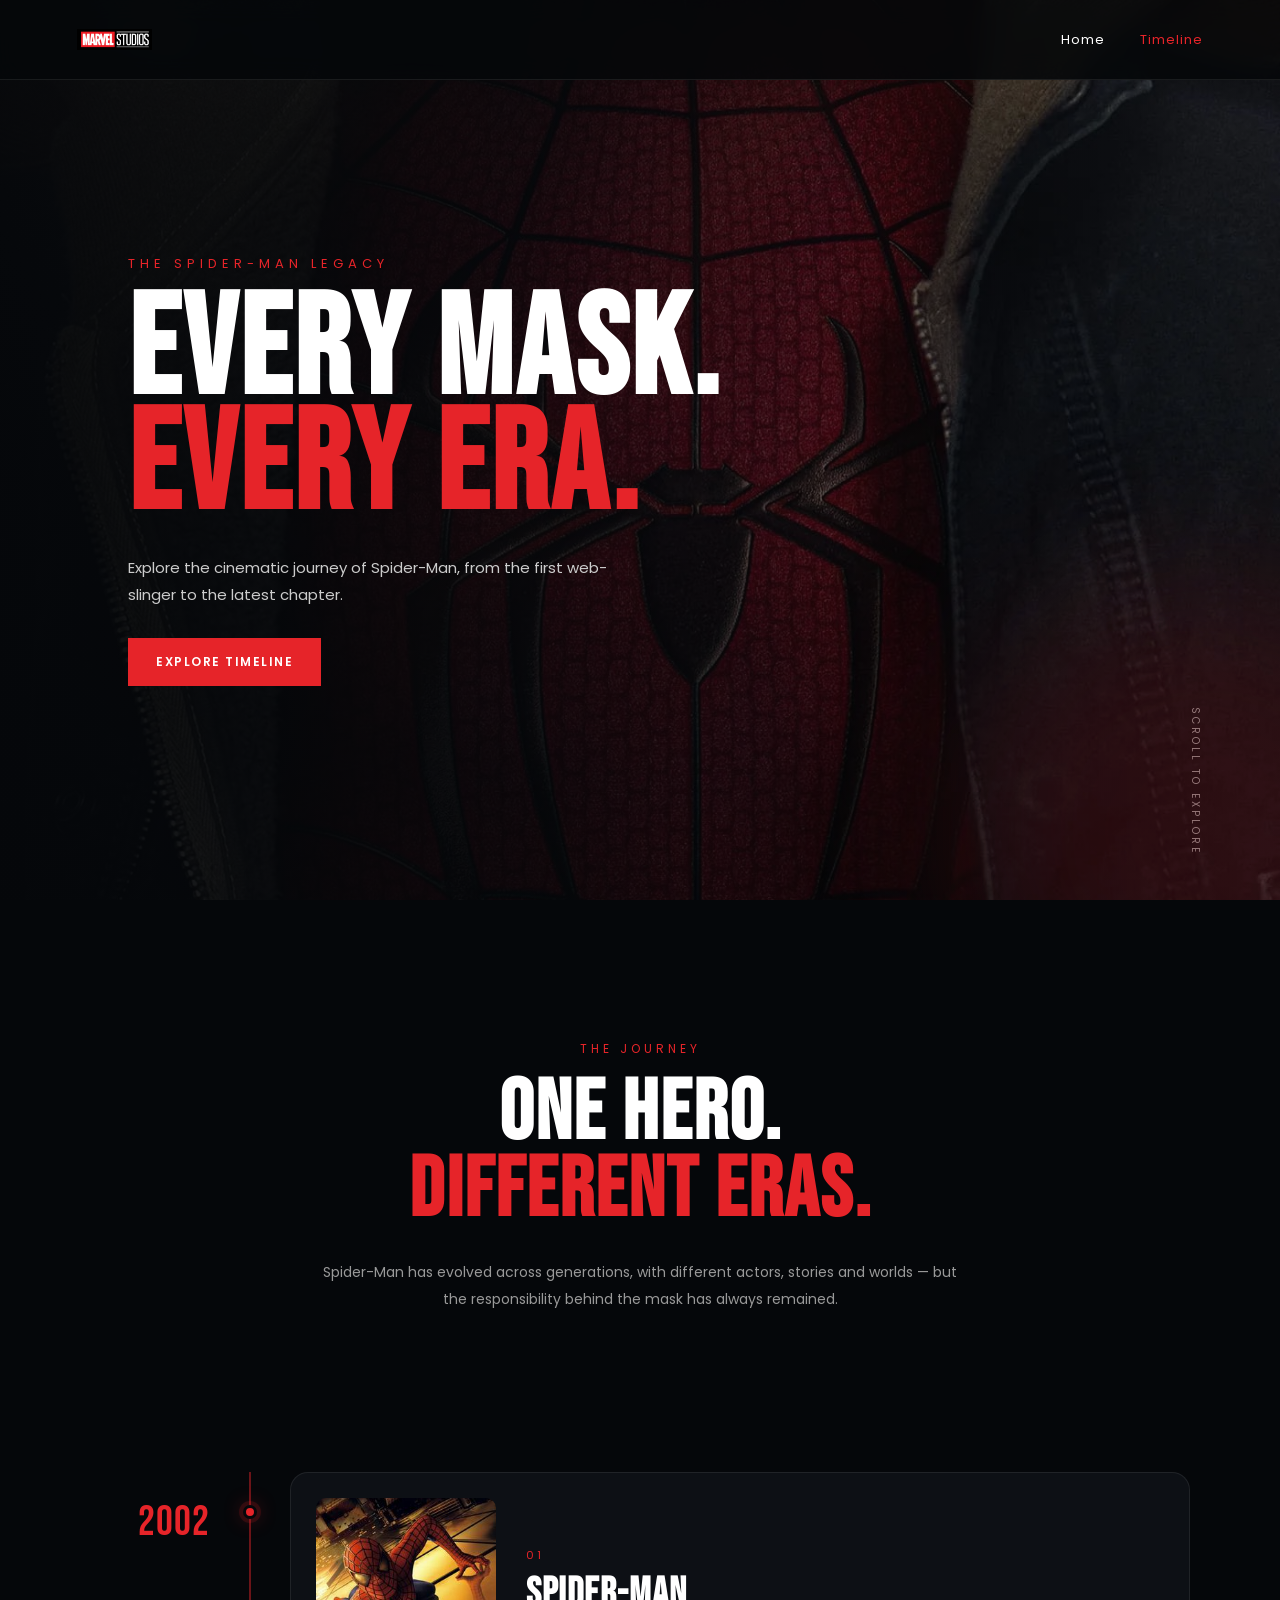
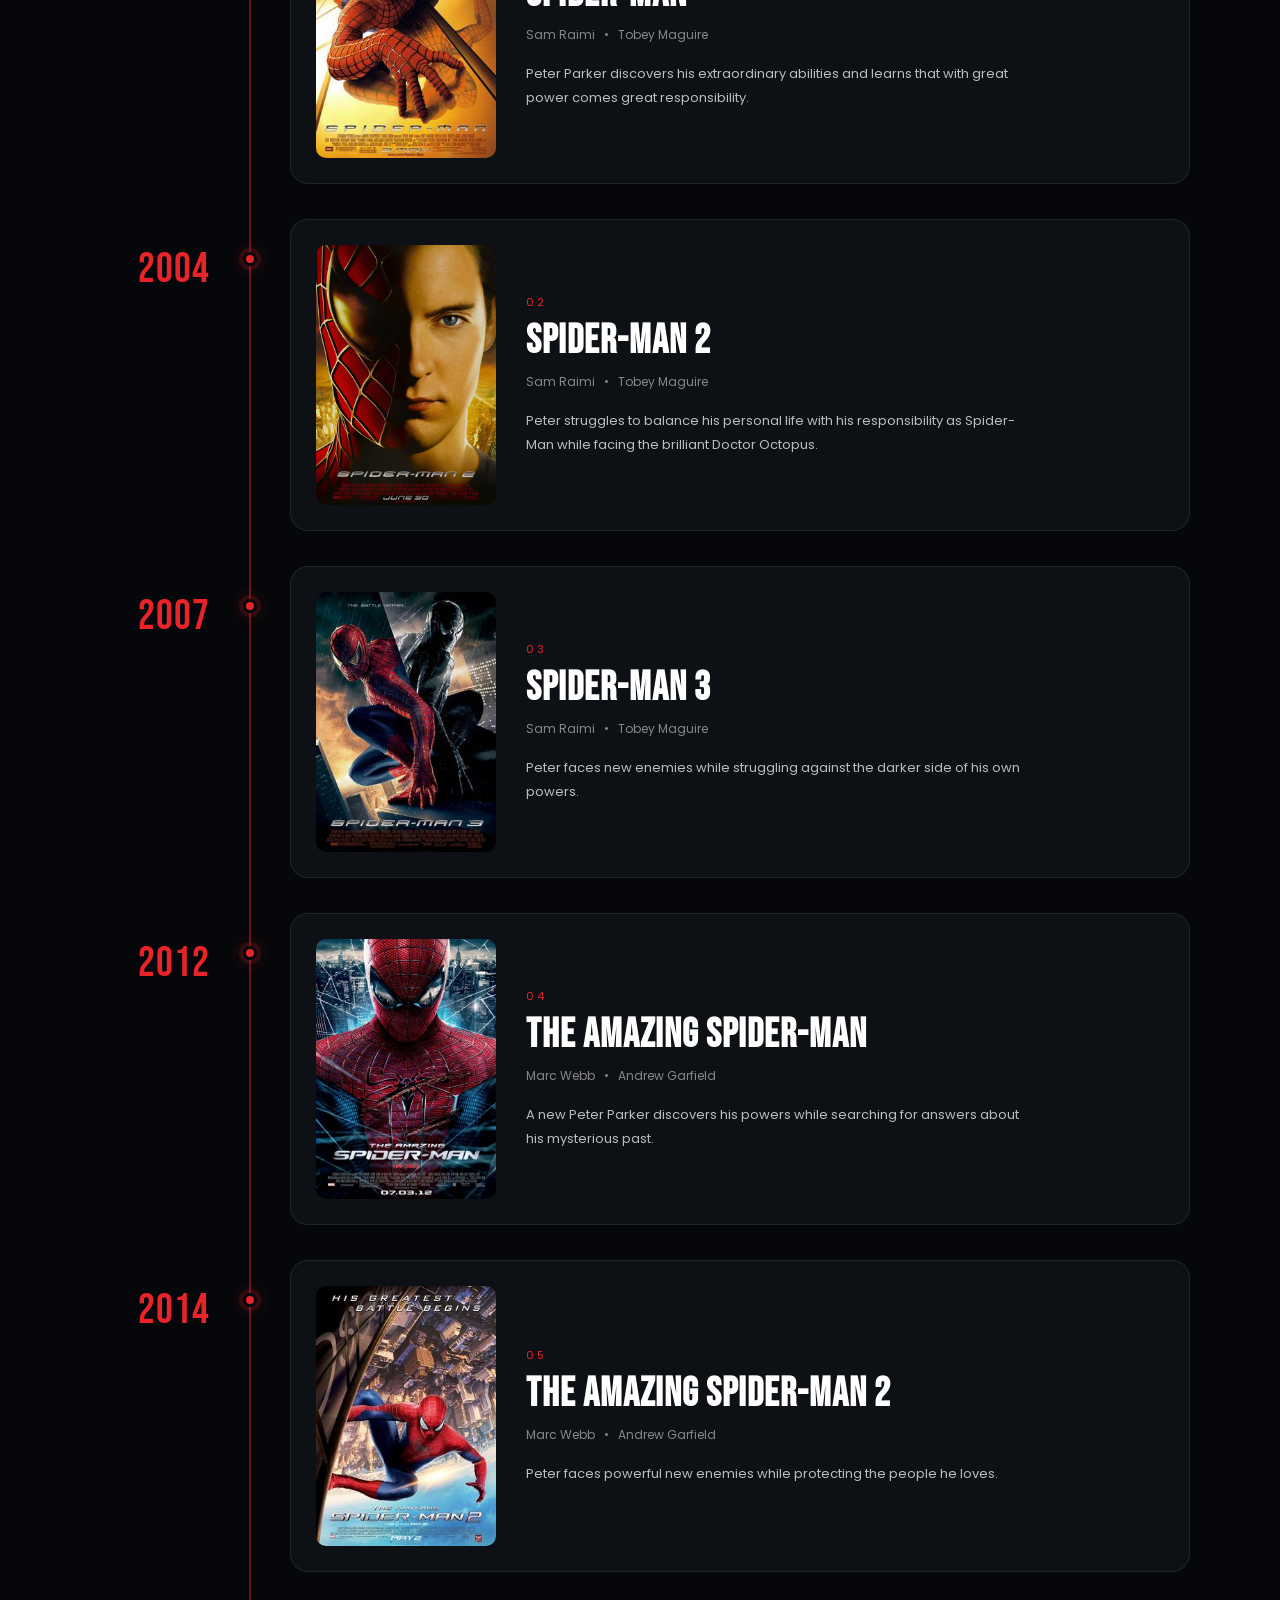
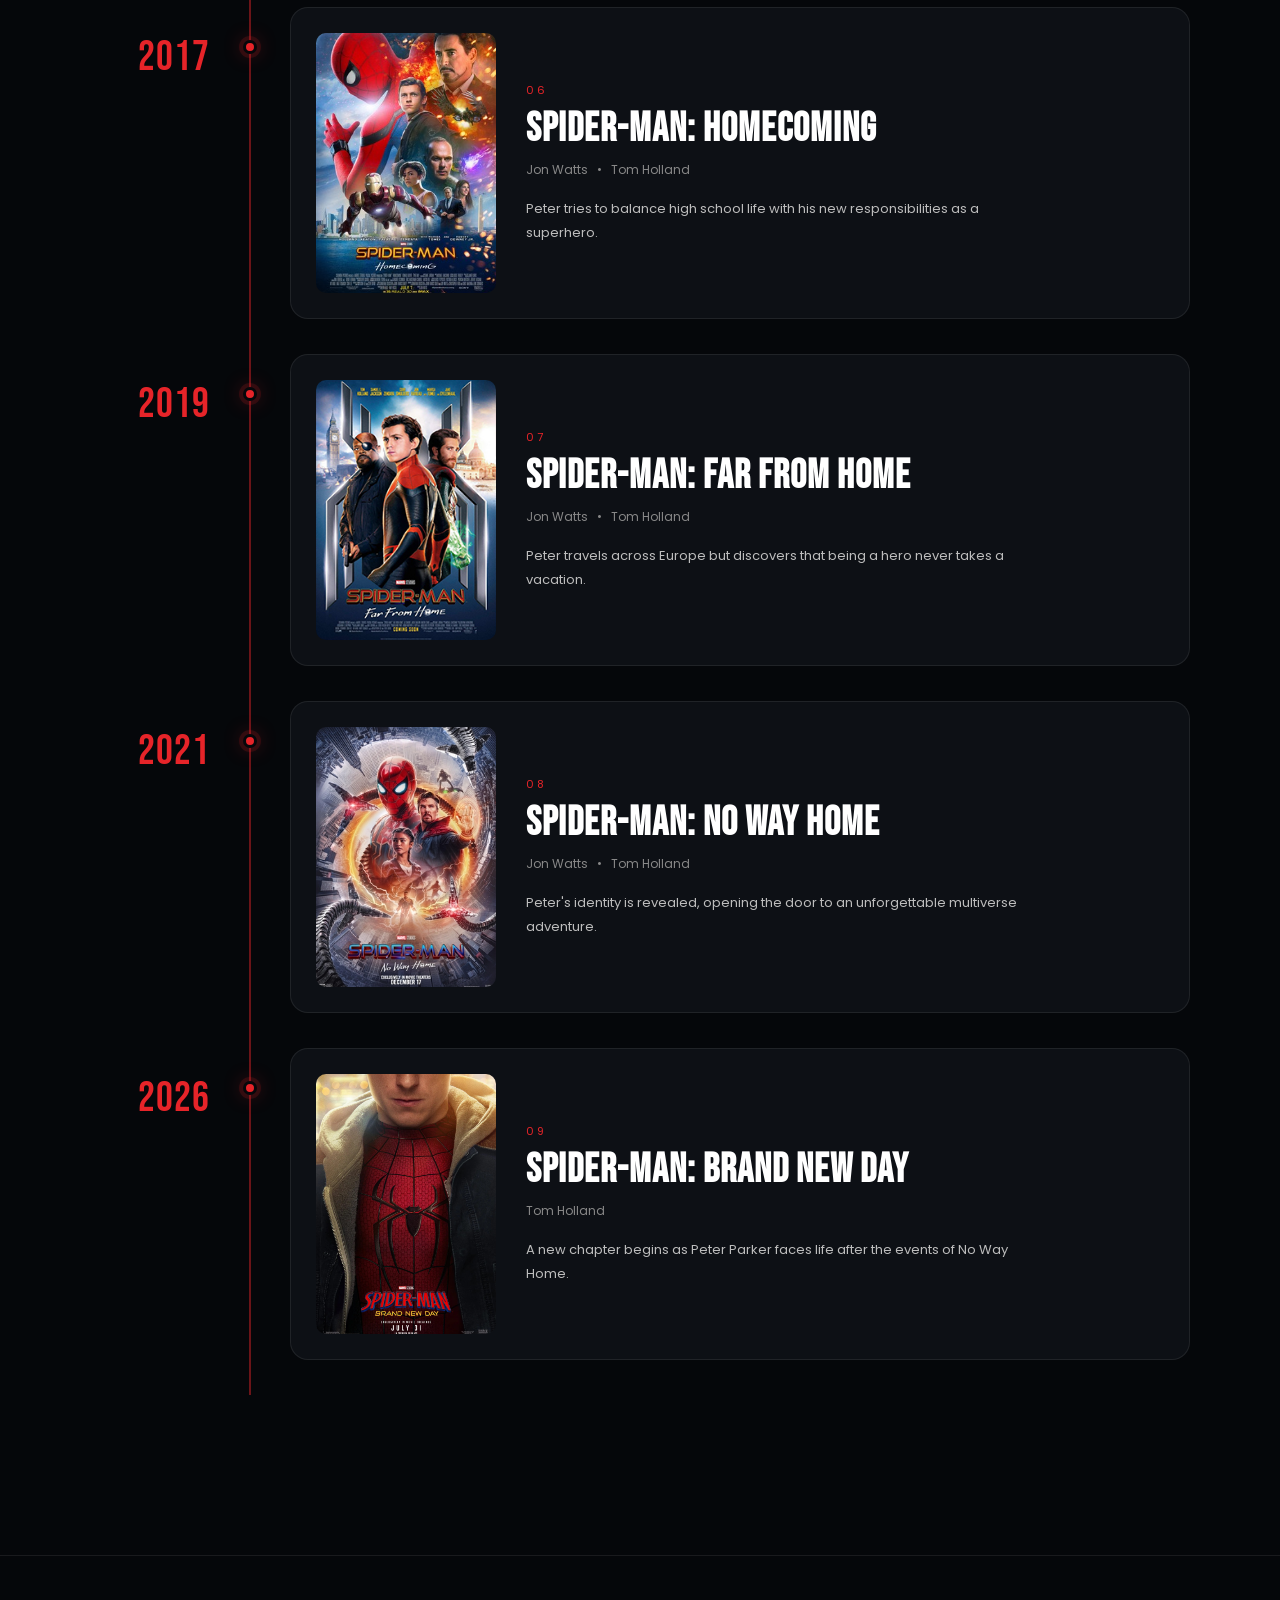
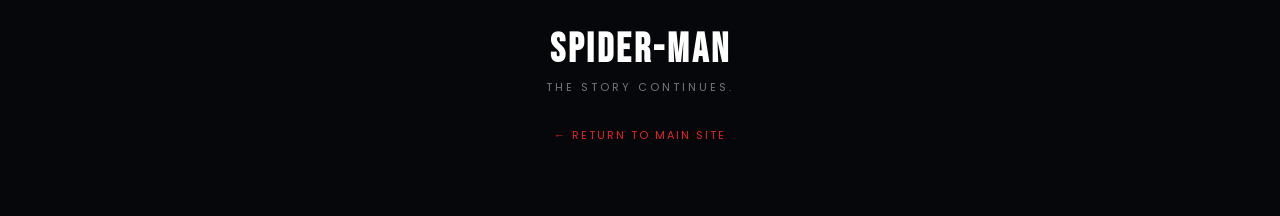
<file: timeline.html>
<!DOCTYPE html>
<html lang="en">

<head>

    <meta charset="UTF-8">

    <meta name="viewport" content="width=device-width, initial-scale=1.0">

    <title>Spider-Man | Movie Timeline</title>

    <link rel="preconnect" href="https://fonts.googleapis.com">

    <link rel="preconnect" href="https://fonts.gstatic.com" crossorigin>

    <link href="https://fonts.googleapis.com/css2?family=Bebas+Neue&family=Poppins:wght@300;400;500;600&display=swap" rel="stylesheet">

    <link rel="stylesheet" href="timeline.css">

</head>


<body>

    <nav class="timeline-navbar">

        <a href="index.html" class="timeline-logo">
            <img src="marvel logo.png" alt="Marvel Studios">
        </a>

        <div class="timeline-nav">

            <a href="index.html">Home</a>

            <a href="timeline.html" class="active">Timeline</a>

        </div>

    </nav>

    <section class="timeline-hero">

        <div class="hero-overlay"></div>

        <div class="hero-content">

            <p class="hero-small">
                THE SPIDER-MAN LEGACY
            </p>

            <h1>
                EVERY MASK.<br>
                <span>EVERY ERA.</span>
            </h1>

            <p class="hero-description">
                Explore the cinematic journey of Spider-Man,
                from the first web-slinger to the latest chapter.
            </p>

            <a href="#timeline" class="hero-button">
                EXPLORE TIMELINE
            </a>

        </div>

        <div class="scroll-text">
            SCROLL TO EXPLORE
        </div>

    </section>

    <section class="timeline-intro">

        <p class="section-label">
            THE JOURNEY
        </p>

        <h2>
            ONE HERO.<br>
            <span>DIFFERENT ERAS.</span>
        </h2>

        <p>
            Spider-Man has evolved across generations, with different
            actors, stories and worlds — but the responsibility
            behind the mask has always remained.
        </p>

    </section>


    <section class="timeline-section" id="timeline">

        <div class="timeline">

            
            <article class="timeline-item">

                <div class="timeline-year">
                    2002
                </div>

                <div class="timeline-line">

                    <span class="timeline-dot"></span>

                </div>

                <div class="movie-card">

                    <div class="movie-poster">

                        <img
                            src="spiderman1.jpg"
                            alt="Spider-Man 2002 poster"
                        >

                    </div>

                    <div class="movie-info">

                        <span class="movie-number">
                            01
                        </span>

                        <h3>
                            SPIDER-MAN
                        </h3>

                        <p class="movie-meta">
                            Sam Raimi &nbsp; • &nbsp; Tobey Maguire
                        </p>

                        <p>
                            Peter Parker discovers his extraordinary
                            abilities and learns that with great power
                            comes great responsibility.
                        </p>

                    </div>

                </div>

            </article>


            <article class="timeline-item">

                <div class="timeline-year">
                    2004
                </div>

                <div class="timeline-line">

                    <span class="timeline-dot"></span>

                </div>

                <div class="movie-card">

                    <div class="movie-poster">

                        <img
                            src="spiderman2.jpg"
                            alt="Spider-Man 2 2004 poster"
                        >

                    </div>

                    <div class="movie-info">

                        <span class="movie-number">
                            02
                        </span>

                        <h3>
                            SPIDER-MAN 2
                        </h3>

                        <p class="movie-meta">
                            Sam Raimi &nbsp; • &nbsp; Tobey Maguire
                        </p>

                        <p>
                            Peter struggles to balance his personal life
                            with his responsibility as Spider-Man while
                            facing the brilliant Doctor Octopus.
                        </p>

                    </div>

                </div>

            </article>


            <article class="timeline-item">

                <div class="timeline-year">
                    2007
                </div>

                <div class="timeline-line">

                    <span class="timeline-dot"></span>

                </div>

                <div class="movie-card">

                    <div class="movie-poster">

                        <img
                            src="spiderman3.jpg"
                            alt="Spider-Man 3 2007 poster"
                        >

                    </div>

                    <div class="movie-info">

                        <span class="movie-number">
                            03
                        </span>

                        <h3>
                            SPIDER-MAN 3
                        </h3>

                        <p class="movie-meta">
                            Sam Raimi &nbsp; • &nbsp; Tobey Maguire
                        </p>

                        <p>
                            Peter faces new enemies while struggling
                            against the darker side of his own powers.
                        </p>

                    </div>

                </div>

            </article>


            <article class="timeline-item">

                <div class="timeline-year">
                    2012
                </div>

                <div class="timeline-line">

                    <span class="timeline-dot"></span>

                </div>

                <div class="movie-card">

                    <div class="movie-poster">

                        <img
                            src="amazing1.jpg"
                            alt="The Amazing Spider-Man 2012 poster"
                        >

                    </div>

                    <div class="movie-info">

                        <span class="movie-number">
                            04
                        </span>

                        <h3>
                            THE AMAZING SPIDER-MAN
                        </h3>

                        <p class="movie-meta">
                            Marc Webb &nbsp; • &nbsp; Andrew Garfield
                        </p>

                        <p>
                            A new Peter Parker discovers his powers while
                            searching for answers about his mysterious past.
                        </p>

                    </div>

                </div>

            </article>


            <article class="timeline-item">

                <div class="timeline-year">
                    2014
                </div>

                <div class="timeline-line">

                    <span class="timeline-dot"></span>

                </div>

                <div class="movie-card">

                    <div class="movie-poster">

                        <img
                            src="amazing2.jpg"
                            alt="The Amazing Spider-Man 2 poster"
                        >

                    </div>

                    <div class="movie-info">

                        <span class="movie-number">
                            05
                        </span>

                        <h3>
                            THE AMAZING SPIDER-MAN 2
                        </h3>

                        <p class="movie-meta">
                            Marc Webb &nbsp; • &nbsp; Andrew Garfield
                        </p>

                        <p>
                            Peter faces powerful new enemies while
                            protecting the people he loves.
                        </p>

                    </div>

                </div>

            </article>


            <article class="timeline-item">

                <div class="timeline-year">
                    2017
                </div>

                <div class="timeline-line">

                    <span class="timeline-dot"></span>

                </div>

                <div class="movie-card">

                    <div class="movie-poster">

                        <img
                            src="homecoming.jpg"
                            alt="Spider-Man Homecoming poster"
                        >

                    </div>

                    <div class="movie-info">

                        <span class="movie-number">
                            06
                        </span>

                        <h3>
                            SPIDER-MAN: HOMECOMING
                        </h3>

                        <p class="movie-meta">
                            Jon Watts &nbsp; • &nbsp; Tom Holland
                        </p>

                        <p>
                            Peter tries to balance high school life with
                            his new responsibilities as a superhero.
                        </p>

                    </div>

                </div>

            </article>


            <article class="timeline-item">

                <div class="timeline-year">
                    2019
                </div>

                <div class="timeline-line">

                    <span class="timeline-dot"></span>

                </div>

                <div class="movie-card">

                    <div class="movie-poster">

                        <img
                            src="farfromhome.jpg"
                            alt="Spider-Man Far From Home poster"
                        >

                    </div>

                    <div class="movie-info">

                        <span class="movie-number">
                            07
                        </span>

                        <h3>
                            SPIDER-MAN: FAR FROM HOME
                        </h3>

                        <p class="movie-meta">
                            Jon Watts &nbsp; • &nbsp; Tom Holland
                        </p>

                        <p>
                            Peter travels across Europe but discovers
                            that being a hero never takes a vacation.
                        </p>

                    </div>

                </div>

            </article>


            <article class="timeline-item">

                <div class="timeline-year">
                    2021
                </div>

                <div class="timeline-line">

                    <span class="timeline-dot"></span>

                </div>

                <div class="movie-card">

                    <div class="movie-poster">

                        <img
                            src="nowayhome.jpg"
                            alt="Spider-Man No Way Home poster"
                        >

                    </div>

                    <div class="movie-info">

                        <span class="movie-number">
                            08
                        </span>

                        <h3>
                            SPIDER-MAN: NO WAY HOME
                        </h3>

                        <p class="movie-meta">
                            Jon Watts &nbsp; • &nbsp; Tom Holland
                        </p>

                        <p>
                            Peter's identity is revealed, opening the door
                            to an unforgettable multiverse adventure.
                        </p>

                    </div>

                </div>

            </article>


            <article class="timeline-item">

                <div class="timeline-year">
                    2026
                </div>

                <div class="timeline-line">

                    <span class="timeline-dot"></span>

                </div>

                <div class="movie-card">

                    <div class="movie-poster">

                        <img
                            src="brandnewday.jpg"
                            alt="Spider-Man Brand New Day poster"
                        >

                    </div>

                    <div class="movie-info">

                        <span class="movie-number">
                            09
                        </span>

                        <h3>
                            SPIDER-MAN: BRAND NEW DAY
                        </h3>

                        <p class="movie-meta">
                            Tom Holland
                        </p>

                        <p>
                            A new chapter begins as Peter Parker faces
                            life after the events of No Way Home.
                        </p>

                    </div>

                </div>

            </article>


        </div>

    </section>


    <footer class="timeline-footer">

        <h3>
            SPIDER-MAN
        </h3>

        <p>
            THE STORY CONTINUES.
        </p>

        <a href="index.html">
            ← RETURN TO MAIN SITE
        </a>

    </footer>


    <script src="timeline.js"></script>

</body>

</html>
</file>
<file: timeline.css>
* {
    margin: 0;
    padding: 0;
    box-sizing: border-box;
}

html {
    scroll-behavior: smooth;
}

body {
    background: #05070a;
    color: #ffffff;
    font-family: 'Poppins', sans-serif;
    overflow-x: hidden;
}

.timeline-navbar {
    position: fixed;
    top: 0;
    left: 0;

    width: 100%;

    height: 80px;

    padding: 0 6%;

    display: flex;
    align-items: center;
    justify-content: space-between;

    background: rgba(5, 7, 10, 0.88);

    backdrop-filter: blur(12px);
    -webkit-backdrop-filter: blur(12px);

    border-bottom: 1px solid rgba(255,255,255,0.08);

    z-index: 1000;
}

.timeline-logo img {
    width: 75px;
    display: block;
}

.timeline-nav {
    display: flex;
    gap: 35px;
}

.timeline-nav a {
    color: #ffffff;

    text-decoration: none;

    font-size: 13px;

    letter-spacing: 1px;

    transition: 0.3s ease;
}

.timeline-nav a:hover,
.timeline-nav a.active {
    color: #E62429;
}

.timeline-hero {
    min-height: 100vh;

    position: relative;

    display: flex;
    align-items: center;

    padding: 120px 10% 80px;

    overflow: hidden;

    background-image:
        linear-gradient(
            90deg,
            rgba(5,7,10,0.98) 0%,
            rgba(5,7,10,0.85) 40%,
            rgba(5,7,10,0.35) 100%
        ),
        url("brandnewday.jpg");

    background-size: cover;
    background-position: center;
}

.timeline-hero::after {
    content: "";

    position: absolute;

    width: 500px;
    height: 500px;

    right: -180px;
    bottom: -180px;

    border-radius: 50%;

    background: rgba(230,36,41,0.15);

    filter: blur(80px);

    pointer-events: none;
}


.hero-content {
    position: relative;

    z-index: 2;

    max-width: 700px;
}

.hero-small {
    color: #E62429;

    font-size: 13px;

    letter-spacing: 5px;

    margin-bottom: 20px;
}

.hero-content h1 {
    font-family: 'Bebas Neue', sans-serif;

    font-size: clamp(80px, 11vw, 150px);

    line-height: 0.82;

    letter-spacing: 3px;
}

.hero-content h1 span {
    color: #E62429;
}

.hero-description {
    max-width: 520px;

    margin-top: 30px;

    color: #cccccc;

    font-size: 15px;

    line-height: 1.8;
}

.hero-button {
    display: inline-block;

    margin-top: 30px;

    padding: 15px 28px;

    background: #E62429;

    color: #ffffff;

    text-decoration: none;

    font-size: 12px;

    font-weight: 600;

    letter-spacing: 1.5px;

    transition: 0.3s ease;
}

.hero-button:hover {
    background: #ffffff;

    color: #05070a;

    transform: translateY(-3px);
}

.scroll-text {
    position: absolute;

    right: 6%;
    bottom: 45px;

    color: #888888;

    font-size: 10px;

    letter-spacing: 3px;

    writing-mode: vertical-rl;
}

.timeline-intro {
    max-width: 850px;

    margin: auto;

    padding: 140px 30px 100px;

    text-align: center;
}

.section-label {
    color: #E62429;

    font-size: 12px;

    letter-spacing: 4px;

    margin-bottom: 18px;
}

.timeline-intro h2 {
    font-family: 'Bebas Neue', sans-serif;

    font-size: clamp(50px, 7vw, 85px);

    line-height: 0.9;

    letter-spacing: 2px;
}

.timeline-intro h2 span {
    color: #E62429;
}

.timeline-intro > p:last-child {
    max-width: 650px;

    margin: 30px auto 0;

    color: #999999;

    font-size: 14px;

    line-height: 1.9;
}

.timeline-section {
    padding: 60px 6% 160px;
}

.timeline {
    max-width: 1100px;

    margin: auto;
}

.timeline-item {
    display: grid;

    grid-template-columns: 120px 30px 1fr;

    gap: 25px;

    min-height: 320px;

    position: relative;

    opacity: 0;

    transform: translateY(35px);

    transition:
        opacity 0.7s ease,
        transform 0.7s ease;
}

.timeline-item.visible {
    opacity: 1;

    transform: translateY(0);
}

.timeline-year {
    padding-top: 25px;

    font-family: 'Bebas Neue', sans-serif;

    font-size: 42px;

    color: #E62429;

    letter-spacing: 1px;

    text-align: right;
}

.timeline-line {
    position: relative;

    display: flex;

    justify-content: center;

    min-height: 100%;
}

.timeline-line::before {
    content: "";

    position: absolute;

    top: 0;
    bottom: 0;

    width: 2px;

    background: rgba(230,36,41,0.45);
}

.timeline-dot {
    position: relative;

    z-index: 2;

    margin-top: 33px;

    width: 14px;
    height: 14px;

    flex-shrink: 0;

    border-radius: 50%;

    background: #E62429;

    border: 3px solid #05070a;

    box-shadow:
        0 0 0 4px rgba(230,36,41,0.15),
        0 0 20px rgba(230,36,41,0.45);
}

.movie-card {
    display: flex;

    gap: 30px;

    padding: 25px;

    margin-bottom: 35px;

    background: #0d1015;

    border: 1px solid rgba(255,255,255,0.08);

    border-radius: 18px;

    transition:
        transform 0.35s ease,
        border-color 0.35s ease,
        box-shadow 0.35s ease;
}

.movie-card:hover {
    transform: translateY(-5px);

    border-color: rgba(230,36,41,0.45);

    box-shadow: 0 15px 40px rgba(0,0,0,0.35);
}

.movie-poster {
    width: 180px;

    height: 260px;

    flex-shrink: 0;

    overflow: hidden;

    border-radius: 10px;

    background: #111;
}

.movie-poster img {
    width: 100%;

    height: 100%;

    display: block;

    object-fit: cover;

    transition: transform 0.5s ease;
}

.movie-card:hover .movie-poster img {
    transform: scale(1.04);
}

.movie-info {
    display: flex;

    flex-direction: column;

    justify-content: center;
}

.movie-number {
    color: #E62429;

    font-size: 11px;

    letter-spacing: 3px;

    margin-bottom: 10px;
}

.movie-info h3 {
    font-family: 'Bebas Neue', sans-serif;

    font-size: 40px;

    line-height: 1;

    letter-spacing: 1px;

    margin-bottom: 12px;
}

.movie-meta {
    color: #888888;

    font-size: 12px;

    margin-bottom: 18px;
}

.movie-info > p:last-child {
    max-width: 500px;

    color: #bdbdbd;

    font-size: 13px;

    line-height: 1.8;
}

.timeline-footer {
    padding: 70px 20px;

    text-align: center;

    border-top: 1px solid rgba(255,255,255,0.08);
}

.timeline-footer h3 {
    font-family: 'Bebas Neue', sans-serif;

    font-size: 40px;

    letter-spacing: 3px;
}

.timeline-footer p {
    margin: 5px 0 25px;

    color: #777777;

    font-size: 11px;

    letter-spacing: 3px;
}

.timeline-footer a {
    color: #E62429;

    text-decoration: none;

    font-size: 11px;

    letter-spacing: 2px;

    transition: 0.3s;
}

.timeline-footer a:hover {
    color: #ffffff;
}

@media (max-width: 900px) {

    .timeline-navbar {
        padding: 0 35px;
    }

    .timeline-hero {
        padding-left: 7%;
        padding-right: 7%;
    }

    .timeline-section {
        padding-left: 4%;
        padding-right: 4%;
    }

    .timeline-item {
        grid-template-columns: 90px 25px 1fr;

        gap: 18px;
    }

    .movie-card {
        gap: 20px;
    }

    .movie-poster {
        width: 150px;

        height: 220px;
    }

    .movie-info h3 {
        font-size: 32px;
    }

}

@media (max-width: 650px) {

    .timeline-navbar {
        height: 70px;

        padding: 0 20px;
    }

    .timeline-logo img {
        width: 65px;
    }

    .timeline-nav {
        gap: 18px;
    }

    .timeline-nav a {
        font-size: 11px;
    }


    .timeline-hero {
        min-height: 90vh;

        padding: 110px 25px 70px;

        background-position: 65% center;
    }

    .hero-content h1 {
        font-size: 78px;
    }

    .hero-description {
        font-size: 13px;
    }

    .scroll-text {
        display: none;
    }


    .timeline-intro {
        padding: 100px 25px 70px;
    }

    .timeline-intro h2 {
        font-size: 58px;
    }

    .timeline-section {
        padding: 30px 20px 100px;
    }

    .timeline-item {
        grid-template-columns: 20px 1fr;

        gap: 18px;

        min-height: auto;
    }

    .timeline-year {
        position: absolute;

        top: 0;
        left: 38px;

        padding: 0;

        font-size: 38px;

        text-align: left;
    }

    .timeline-line {
        grid-column: 1;

        min-height: 100%;

        padding-top: 65px;
    }

    .timeline-line::before {
        top: 55px;
        bottom: 0;
    }

    .timeline-dot {
        margin-top: 5px;
    }

    .movie-card {
        grid-column: 2;

        margin-top: 55px;

        padding: 16px;

        flex-direction: column;

        gap: 20px;

        border-radius: 14px;
    }

    .movie-poster {
        width: 100%;

        height: 380px;
    }

    .movie-info h3 {
        font-size: 34px;
    }

    .movie-info > p:last-child {
        font-size: 13px;
    }

}


@media (max-width: 400px) {

    .timeline-nav {
        gap: 12px;
    }

    .timeline-nav a {
        font-size: 10px;
    }

    .hero-content h1 {
        font-size: 68px;
    }

    .movie-poster {
        height: 330px;
    }

    .movie-info h3 {
        font-size: 30px;
    }

}

.timeline-item {
    opacity: 0;
    transform: translateY(60px);
    transition:
        opacity 0.8s ease,
        transform 0.8s cubic-bezier(.22,1,.36,1);
}

.timeline-item.visible {
    opacity: 1;
    transform: translateY(0);
}

.timeline-item:nth-child(1) {
    transition-delay: 0.05s;
}

.timeline-item:nth-child(2) {
    transition-delay: 0.1s;
}

.timeline-item:nth-child(3) {
    transition-delay: 0.15s;
}

.timeline-item:nth-child(4) {
    transition-delay: 0.2s;
}

.timeline-item:nth-child(5) {
    transition-delay: 0.25s;
}

.timeline-item:nth-child(6) {
    transition-delay: 0.3s;
}

.timeline-item:nth-child(7) {
    transition-delay: 0.35s;
}

.timeline-item:nth-child(8) {
    transition-delay: 0.4s;
}

.timeline-item:nth-child(9) {
    transition-delay: 0.45s;
}
</file>
